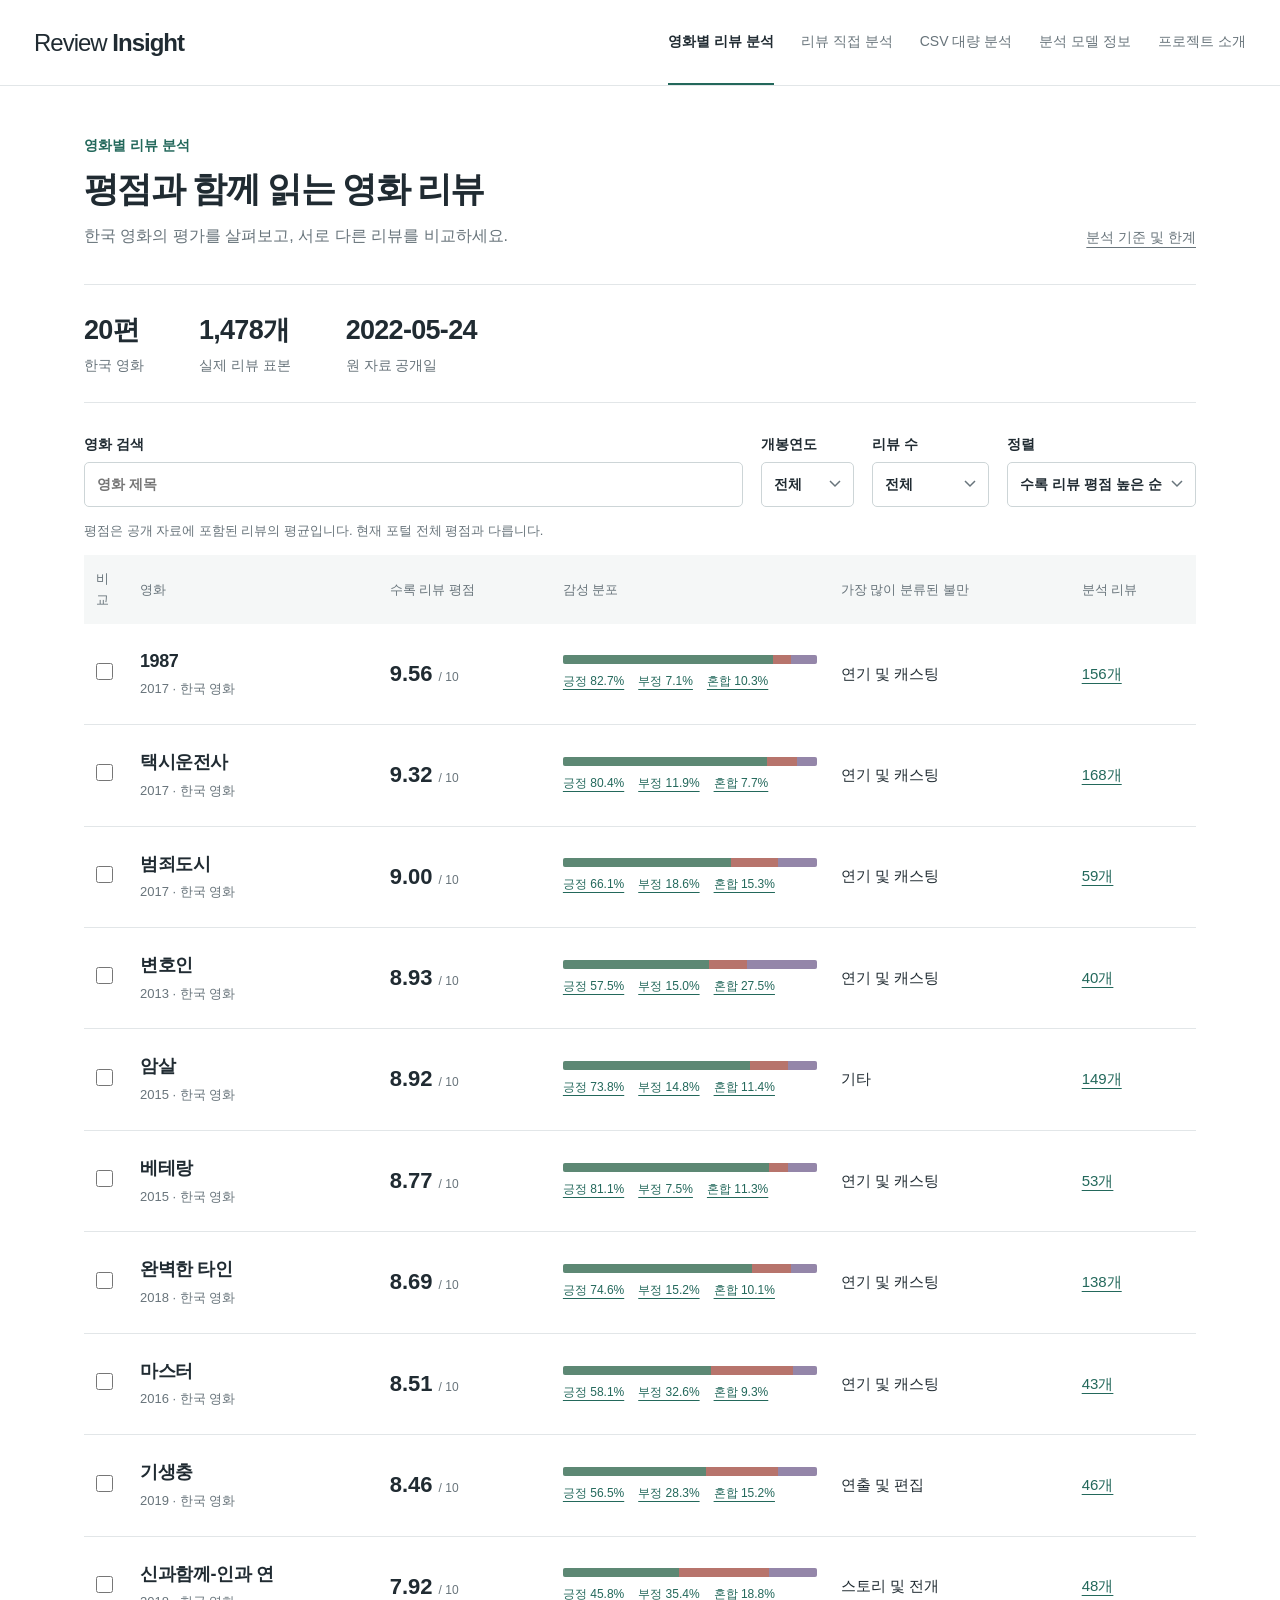
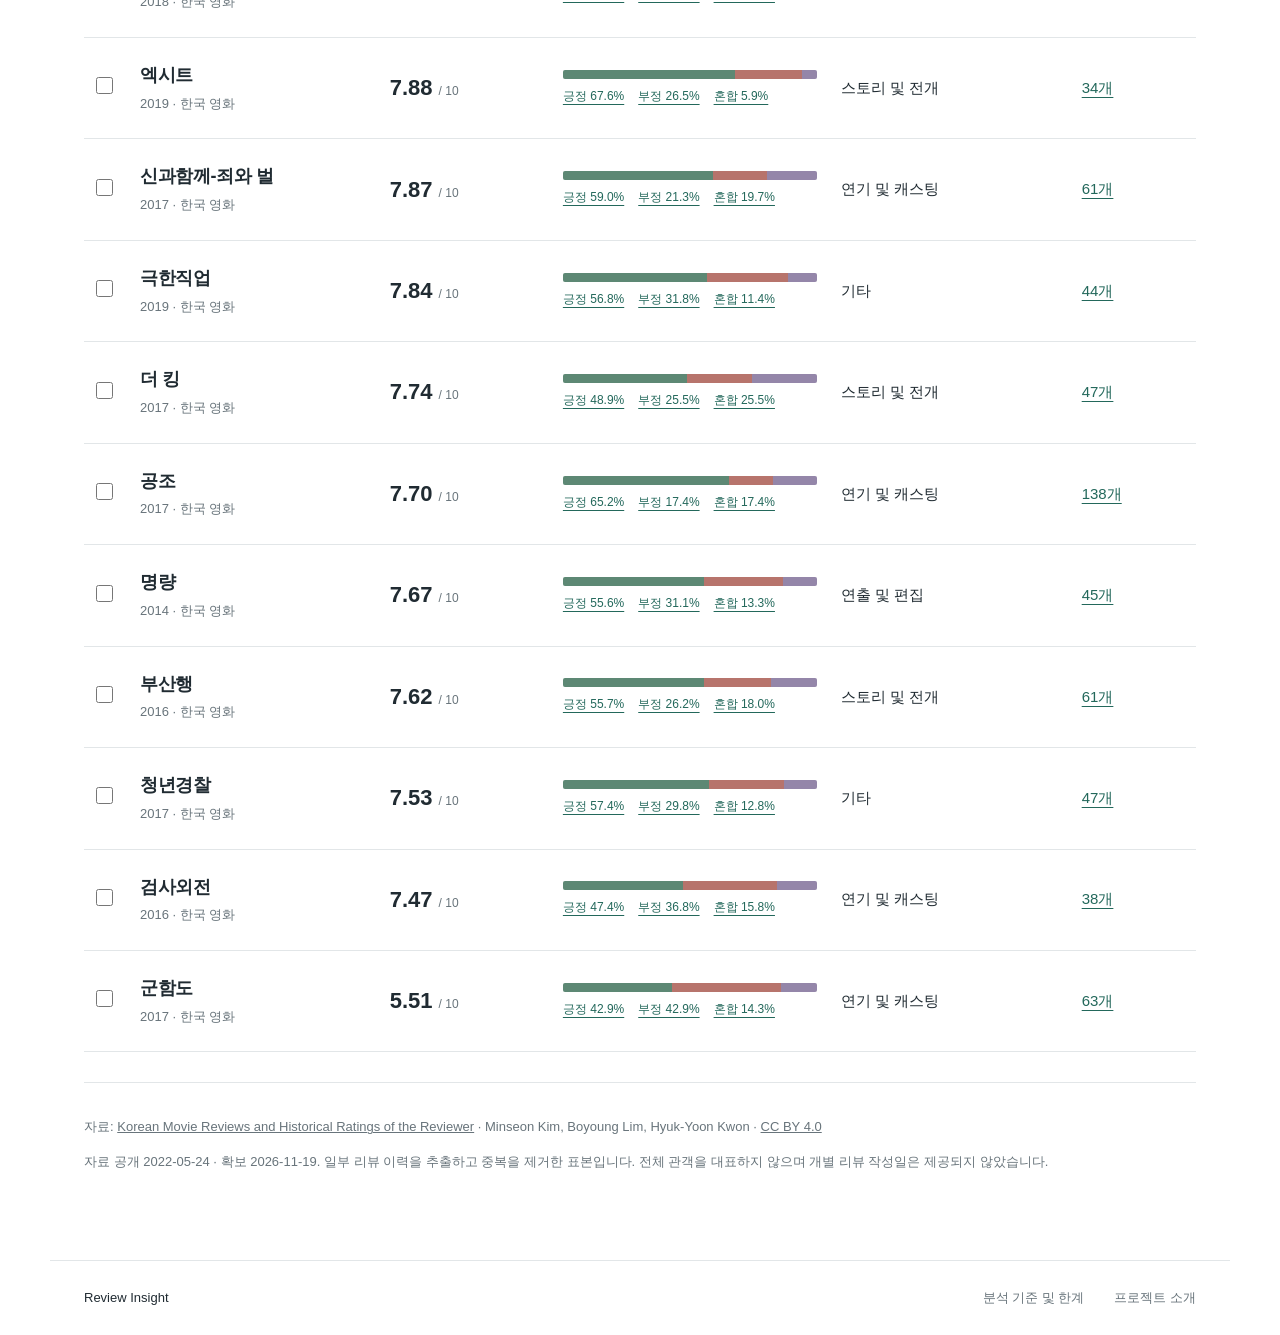
<file: index.html>
<!doctype html><html lang="ko"><head><meta charset="utf-8"><meta name="viewport" content="width=device-width,initial-scale=1"><meta name="description" content="한국 영화의 리뷰와 평점을 비교하고, 새로운 리뷰를 분석합니다."><title>Review Insight</title><link rel="stylesheet" href="style.css"></head><body>
<header class="site-header"><a href="#movies" class="brand">Review <b>Insight</b></a><nav aria-label="메인 메뉴"><a href="#movies">영화별 리뷰 분석</a><a href="#direct">리뷰 직접 분석</a><a href="#csv">CSV 대량 분석</a><a href="#model">분석 모델 정보</a><a href="#about">프로젝트 소개</a></nav></header>
<main id="main"><section id="movies" class="page"><div class="page-head"><div><p class="eyebrow">영화별 리뷰 분석</p><h1>평점과 함께 읽는 영화 리뷰</h1><p class="lede">한국 영화의 평가를 살펴보고, 서로 다른 리뷰를 비교하세요.</p></div><a class="text-link" href="#model">분석 기준 및 한계</a></div><div id="catalogue-state" role="status">영화별 결과를 불러오는 중입니다.</div><div id="catalogue-overview" class="overview"></div><div class="filters"><label class="search">영화 검색<input id="search" type="search" placeholder="영화 제목" autocomplete="off"></label><label>개봉연도<select id="year"><option value="">전체</option></select></label><label>리뷰 수<select id="minimum"><option value="0">전체</option><option value="30">30개 이상</option><option value="50">50개 이상</option><option value="100">100개 이상</option></select></label><label>정렬<select id="sort"><option value="rating">수록 리뷰 평점 높은 순</option><option value="positive">긍정 비율 높은 순</option><option value="negative">부정 비율 높은 순</option><option value="count">리뷰 수 많은 순</option><option value="title">제목순</option></select></label></div><p class="caption">평점은 공개 자료에 포함된 리뷰의 평균입니다. 현재 포털 전체 평점과 다릅니다.</p><div id="movie-list"></div><div id="source-note" class="source-note"></div></section>
<section id="reviews" class="page" hidden></section><section id="detail" class="page" hidden></section><section id="compare" class="page" hidden></section>
<section id="direct" class="page" hidden><div class="page-head"><div><p class="eyebrow">리뷰 직접 분석</p><h1>이 리뷰는 어떤 평가일까요?</h1><p class="lede">좋았던 점과 아쉬웠던 점이 함께 있어도 입력해 보세요.</p></div><a class="text-link" href="#model">분석 기준 및 한계</a></div><div class="input-line"><label>분석 대상<select id="domain"><option value="movie">영화</option><option value="game">게임</option></select></label><span id="model-status" class="caption" role="status"></span></div><label for="review">리뷰 내용</label><textarea id="review" maxlength="5000" placeholder="예: 음악은 좋은데 스토리는 그닥..">음악은 좋은데 스토리는그닥..</textarea><div class="action-line"><span class="caption">최대 5,000자 · 입력 내용은 기기에만 머뭅니다.</span><button id="analyze" class="primary">분석하기</button></div><div id="result" aria-live="polite"></div></section>
<section id="csv" class="page" hidden><div class="page-head"><div><p class="eyebrow">CSV 대량 분석</p><h1>여러 리뷰를 한눈에</h1><p class="lede">감성 분포와 자주 분류된 불만 유형을 확인하세요.</p></div><a class="text-link" href="#model">분석 기준 및 한계</a></div><p>review 또는 text 열이 있는 CSV를 선택하세요. UTF-8/CP949, 최대 1,000행·5MB를 지원합니다.</p><div class="action-line"><input type="file" id="upload" accept=".csv" aria-label="분석할 CSV"><button id="sample">예시 CSV 다운로드</button></div><p id="batch-status" role="status"></p><div id="dashboard"></div></section>
<section id="model" class="page" hidden><div class="page-head"><div><p class="eyebrow">분석 모델 정보</p><h1>분석 기준 및 한계</h1></div></div><div class="action-line"><button id="prepare-demo">발표용 오프라인 준비</button><span id="offline-status" class="caption" role="status"></span></div><div id="model-content"></div></section>
<section id="about" class="page" hidden><div class="page-head"><div><p class="eyebrow">프로젝트 소개</p><h1>평점 뒤의 이야기를 읽습니다.</h1></div></div><div class="prose"><p>Review Insight는 영화 리뷰의 전체적인 분위기와 구체적인 불만을 함께 살펴보는 서비스입니다. 영화별 결과를 비교하거나 직접 리뷰를 입력해 분석할 수 있습니다.</p><h2>서로 다른 두 가지 정보</h2><p>이용자가 남긴 평점과 리뷰 문장을 모델이 분류한 감성은 다른 지표입니다. 예를 들어 높은 점수의 리뷰에도 스토리나 편집에 대한 아쉬움이 포함될 수 있습니다.</p><h2>직접 학습한 모델</h2><p>NSMC 영화 리뷰로 학습한 두 감성 모델과 별도의 다중 레이블 불만 모델을 사용합니다. 모델 비교 결과와 재현 코드를 공개했습니다.</p><p><a href="https://github.com/030217zerogirl-lang/review-insight-ai-202335217">GitHub에서 코드와 실험 보기</a></p><p class="caption">202335217 김서윤 · 기계학습프로그래밍</p></div></section>
</main><div id="compare-tray" class="compare-tray" hidden><span id="compare-selection"></span><button id="compare-open" class="primary">두 영화 비교</button><button id="compare-clear">선택 해제</button></div><footer><span>Review Insight</span><a href="#model">분석 기준 및 한계</a><a href="#about">프로젝트 소개</a></footer><script type="module" src="app.mjs"></script></body></html>
</file>
<file: style.css>
:root{--ink:#202b32;--muted:#68747b;--line:#e2e6e8;--soft:#f5f7f7;--accent:#23685b;--positive:#5d8874;--negative:#b7746c;--mixed:#9486a9}*{box-sizing:border-box}html{scroll-behavior:smooth}body{margin:0;background:#fff;color:var(--ink);font:16px/1.65 "Malgun Gothic","Apple SD Gothic Neo",Arial,sans-serif}a{color:inherit;text-decoration:none}button,input,select,textarea{font:inherit;color:inherit}button{cursor:pointer;border:1px solid #cdd5d7;background:white;border-radius:5px;padding:9px 16px}button:hover{background:#f0f4f3}button:disabled{cursor:wait;opacity:.55}.primary{background:var(--accent);border-color:var(--accent);color:white}.primary:hover{background:#1b574b}.site-header{max-width:1280px;margin:auto;display:flex;align-items:center;justify-content:space-between;min-height:85px;gap:40px;padding:0 34px;border-bottom:1px solid var(--line)}.brand{font-size:24px;letter-spacing:-1px;white-space:nowrap}.brand b{font-weight:750}.site-header nav{display:flex;gap:27px;font-size:14px;white-space:nowrap}.site-header nav a{padding:30px 0;border-bottom:2px solid transparent;color:var(--muted)}.site-header nav a.active{color:var(--ink);border-color:var(--accent);font-weight:700}main{max-width:1180px;min-height:70vh;margin:auto;padding:48px 34px 75px}.page-head{display:flex;justify-content:space-between;align-items:flex-end;gap:24px;margin-bottom:34px}h1{font-size:35px;line-height:1.4;letter-spacing:-1.6px;font-weight:700;margin:7px 0 10px}h2{font-size:23px;letter-spacing:-.6px;margin:0 0 20px;line-height:1.4}h3{font-size:18px;margin:0 0 12px}.eyebrow{font-size:14px;font-weight:600;color:var(--accent);margin:0}.lede{color:var(--muted);margin:0}.text-link{font-size:14px;color:var(--muted);text-decoration:underline;text-underline-offset:5px}.caption{font-size:13px;line-height:1.7;color:var(--muted)}.overview{display:flex;gap:55px;padding:23px 0;margin:10px 0 30px;border-top:1px solid var(--line);border-bottom:1px solid var(--line)}.overview strong{display:block;font-size:27px;letter-spacing:-.7px}.overview span{font-size:14px;color:var(--muted)}.filters{display:flex;gap:18px;align-items:end;margin:28px 0 13px}label{display:block;font-size:14px;font-weight:600}input,select,textarea{border:1px solid #cdd5d7;border-radius:5px;background:white;padding:10px 12px;outline:none}input:focus,select:focus,textarea:focus{border-color:var(--accent);box-shadow:0 0 0 2px #23685b15}.search{flex:1}label input,label select{display:block;width:100%;margin-top:6px}select{appearance:none;padding-right:33px;background-image:url("data:image/svg+xml,%3Csvg xmlns='http://www.w3.org/2000/svg' width='12' height='8'%3E%3Cpath d='M1 1l5 5 5-5' fill='none' stroke='%2368747b' stroke-width='1.5'/%3E%3C/svg%3E");background-position:right 12px center;background-repeat:no-repeat}.movie-table{width:100%;border-collapse:collapse;font-size:15px}.movie-table th{text-align:left;padding:13px 12px;background:var(--soft);font-size:13px;color:var(--muted);font-weight:500}.movie-table td{padding:23px 12px;border-bottom:1px solid var(--line);vertical-align:middle}.movie-table td:first-child{padding-left:8px;width:40px}.movie-title{display:block;font-weight:700;font-size:18px;letter-spacing:-.4px}.movie-title:hover{text-decoration:underline;text-underline-offset:5px}.year{font-size:13px;color:var(--muted)}.rating{font-size:22px;font-weight:650;font-variant-numeric:tabular-nums}.rating small{font-size:12px;color:var(--muted);font-weight:400}.sentiment-cell{min-width:200px;width:25%}.stack{display:flex;height:9px;overflow:hidden;border-radius:2px;background:#eee;min-width:80px}.stack span{height:100%}.stack .pos{background:var(--positive)}.stack .neg{background:var(--negative)}.stack .mix{background:var(--mixed)}.stack-labels{display:flex;gap:14px;font-size:12px;color:var(--muted);margin-top:8px;font-variant-numeric:tabular-nums}.legend{display:flex;gap:17px;color:var(--muted);font-size:13px;margin-bottom:18px}.legend span:before{content:'';display:inline-block;width:8px;height:8px;margin-right:6px;background:var(--positive)}.legend .neg:before{background:var(--negative)}.legend .mix:before{background:var(--mixed)}.source-note{font-size:13px;color:var(--muted);border-top:1px solid var(--line);padding-top:20px;margin-top:30px}.source-note a{text-decoration:underline}.section{padding:32px 0;border-top:1px solid var(--line);margin-top:24px}.columns{display:grid;grid-template-columns:1.1fr 1fr;gap:60px}.stat-line{display:flex;gap:45px;flex-wrap:wrap;margin:28px 0}.stat-line>div{min-width:130px}.stat-line span{display:block;color:var(--muted);font-size:14px}.stat-line strong{font-size:31px;font-weight:650;letter-spacing:-1px}.bar-row{display:grid;grid-template-columns:130px 1fr 100px;gap:15px;align-items:center;margin:19px 0;font-size:14px}.bar-track{height:10px;background:#f0f2f2}.bar-fill{height:100%;background:#879e97}.bar-value{font-variant-numeric:tabular-nums;color:var(--muted);text-align:right}.tag{display:inline-block;margin:5px 8px 5px 0;padding:3px 9px;font-size:14px;background:#f1f5f3;border-radius:3px}.review-item{border-bottom:1px solid var(--line);padding:18px 0}.review-item p{margin:8px 0;white-space:pre-wrap}.review-meta{display:flex;justify-content:space-between;gap:15px;font-size:12px;color:var(--muted)}.review-meta a{text-decoration:underline}.review-item button{padding:4px 8px;font-size:12px}.positive{color:#3d7158}.negative{color:#a05a52}.mixed{color:#7b688e}.breadcrumb{font-size:14px;color:var(--muted);margin-bottom:20px}.breadcrumb a{text-decoration:underline}textarea{width:100%;height:170px;resize:vertical;padding:18px;margin-top:8px;line-height:1.8}.input-line{display:flex;justify-content:space-between;align-items:center;margin-bottom:22px}.input-line select{width:160px}.action-line{display:flex;justify-content:space-between;align-items:center;gap:20px;margin:15px 0 30px}.result-label{font-size:32px;font-weight:650;letter-spacing:-1px}.clause-table{width:100%;border-collapse:collapse;font-size:14px}.clause-table th,.clause-table td{padding:13px 12px;border-bottom:1px solid var(--line);text-align:left}.clause-table th{color:var(--muted);font-weight:500}.prose{max-width:830px}.prose h2{margin-top:36px}.prose p{line-height:1.9}.prose a{text-decoration:underline}.notice{padding:13px 17px;background:var(--soft);border-left:3px solid #bbc9c4;font-size:14px}.error{color:#9b493f}.compare-tray{position:fixed;bottom:22px;left:50%;transform:translateX(-50%);display:flex;align-items:center;gap:20px;background:#fff;box-shadow:0 4px 22px #22352d1c;border:1px solid var(--line);border-radius:8px;padding:15px 20px;z-index:5;max-width:95vw;font-size:14px}.comparison-table{width:100%;border-collapse:collapse}.comparison-table td,.comparison-table th{text-align:left;vertical-align:top;padding:20px 18px;border-bottom:1px solid var(--line)}.comparison-table th{width:20%;font-size:14px;color:var(--muted);font-weight:500}.comparison-table td{width:40%}footer{max-width:1180px;margin:auto;padding:26px 34px;border-top:1px solid var(--line);display:flex;gap:30px;color:var(--muted);font-size:13px}footer span{margin-right:auto;color:var(--ink)}[hidden]{display:none!important}.empty{padding:45px 10px;color:var(--muted);text-align:center}input[type=checkbox]{accent-color:var(--accent);width:17px;height:17px}@media(max-width:920px){.site-header{padding:20px 22px;display:block}.site-header nav{gap:24px;overflow-x:auto;margin-top:15px}.site-header nav a{padding:9px 0}.page-head{align-items:flex-start;flex-direction:column}main{padding:32px 22px 75px}h1{font-size:29px}.filters{flex-wrap:wrap;gap:12px}.search{flex-basis:100%}.filters label:not(.search){flex:1;min-width:115px}.columns{grid-template-columns:1fr;gap:15px}.movie-table thead{display:none}.movie-table,.movie-table tbody{display:block}.movie-table tr{display:grid;grid-template-columns:24px 1fr 95px;gap:8px 12px;padding:20px 0;border-bottom:1px solid var(--line)}.movie-table td{display:block;border:0;padding:0}.movie-table td:first-child{grid-row:1/4;padding:3px 0;width:auto}.movie-table td:nth-child(2){grid-column:2}.movie-table td:nth-child(3){grid-column:3;grid-row:1;text-align:right}.movie-table td:nth-child(4){grid-column:2/4;min-width:0;width:100%;margin-top:8px}.movie-table td:nth-child(5){grid-column:2;font-size:13px;color:var(--muted)}.movie-table td:nth-child(6){grid-column:3;font-size:13px;text-align:right}.overview{gap:27px}.overview strong{font-size:23px}.stat-line{gap:22px}.stat-line>div{min-width:100px}.bar-row{grid-template-columns:110px 1fr 80px;gap:8px;font-size:13px}.compare-tray{bottom:10px;gap:8px;width:calc(100% - 24px);flex-wrap:wrap;padding:12px}.compare-tray span{width:100%;font-size:12px}.comparison-table th{width:22%;padding:14px 7px;font-size:12px}.comparison-table td{padding:14px 7px;font-size:13px}.comparison-table h2{font-size:19px}.stack-labels{gap:8px;font-size:11px}.action-line{align-items:flex-start;flex-wrap:wrap}.clause-table th,.clause-table td{padding:11px 5px}.review-meta{flex-wrap:wrap}footer{gap:15px;flex-wrap:wrap;padding:24px 22px}}

.review-link{color:var(--accent);text-decoration:underline;text-underline-offset:4px;cursor:pointer}.stack a{display:block;height:100%;min-width:0}.stack a:hover{filter:brightness(.85)}.review-section-head{display:flex;align-items:baseline;justify-content:space-between;gap:20px;flex-wrap:wrap}.review-pagination{display:flex;justify-content:center;align-items:center;gap:30px;padding:25px 0}.review-pagination>span{color:var(--muted);font-size:14px}.review-browser-list{max-width:900px}.review-browser-list .review-item{padding:24px 0}.review-link:focus-visible{outline:2px solid var(--accent);outline-offset:4px}
</file>
